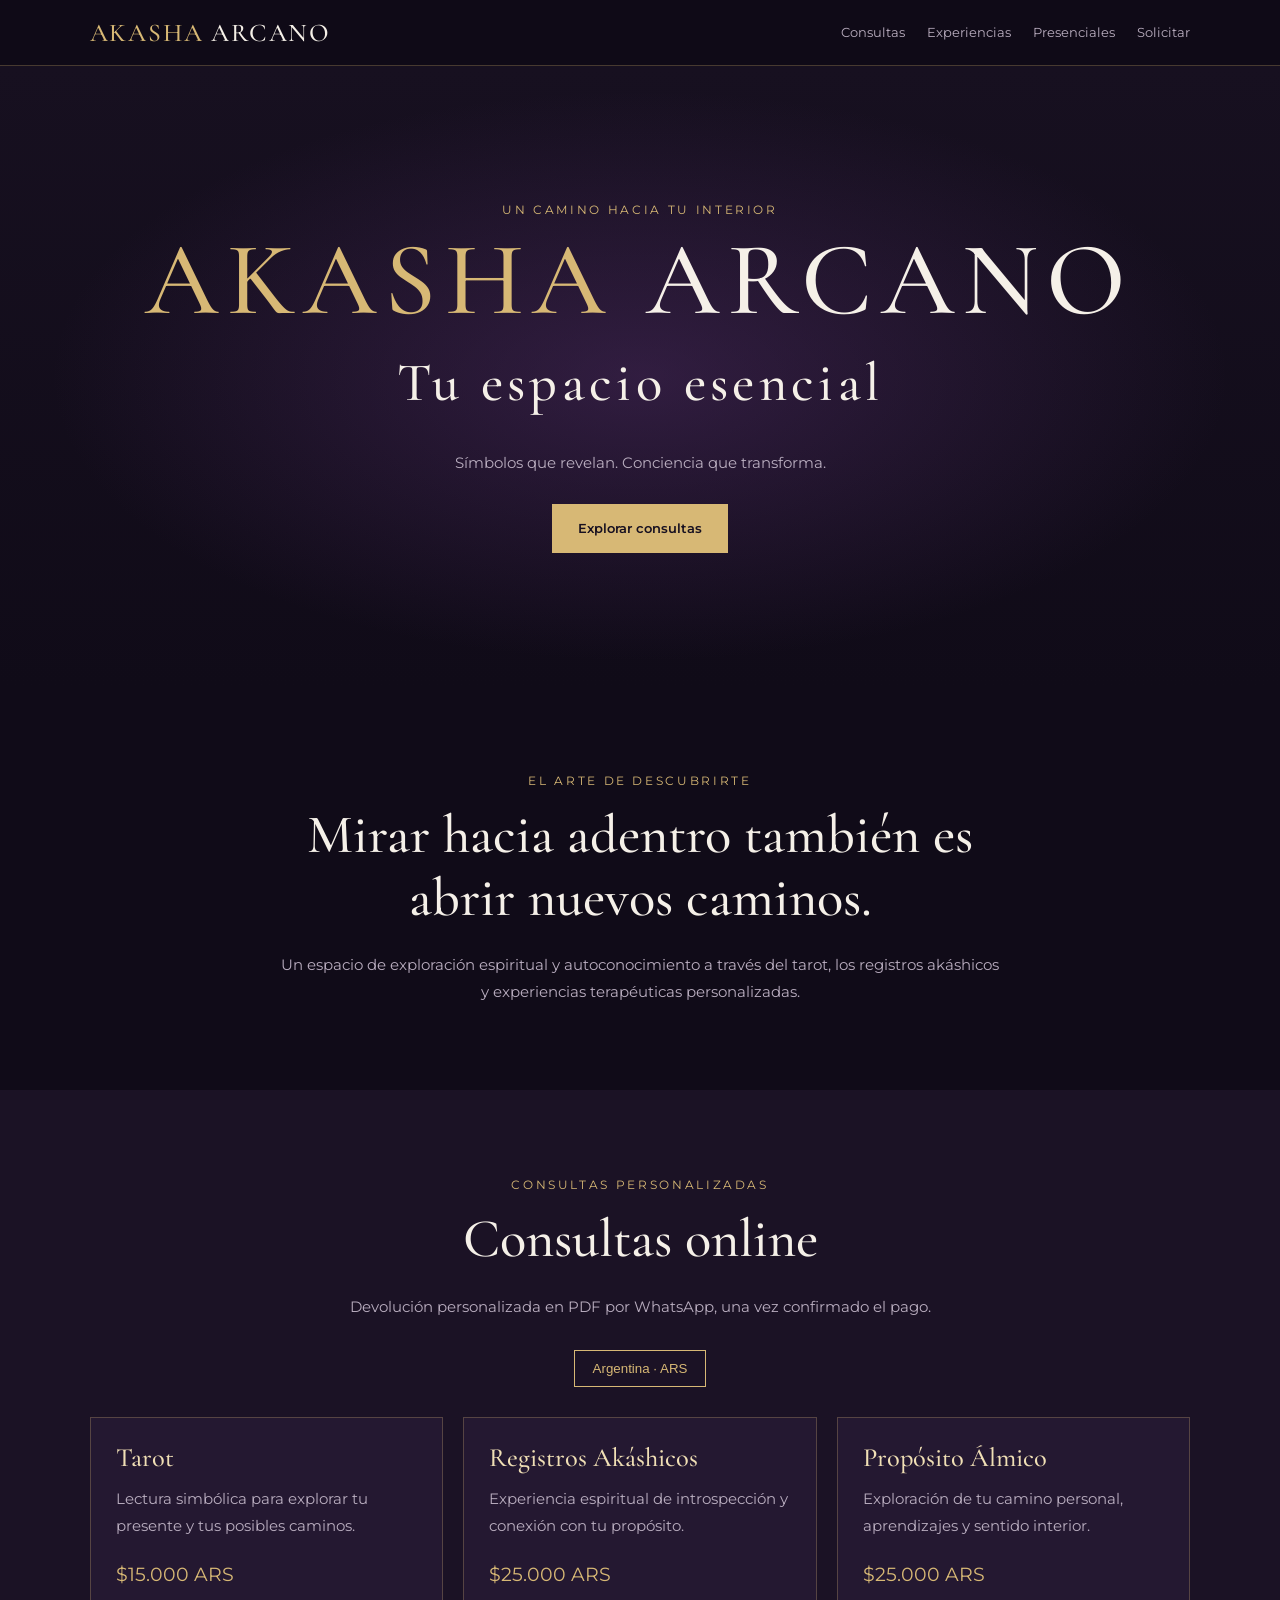
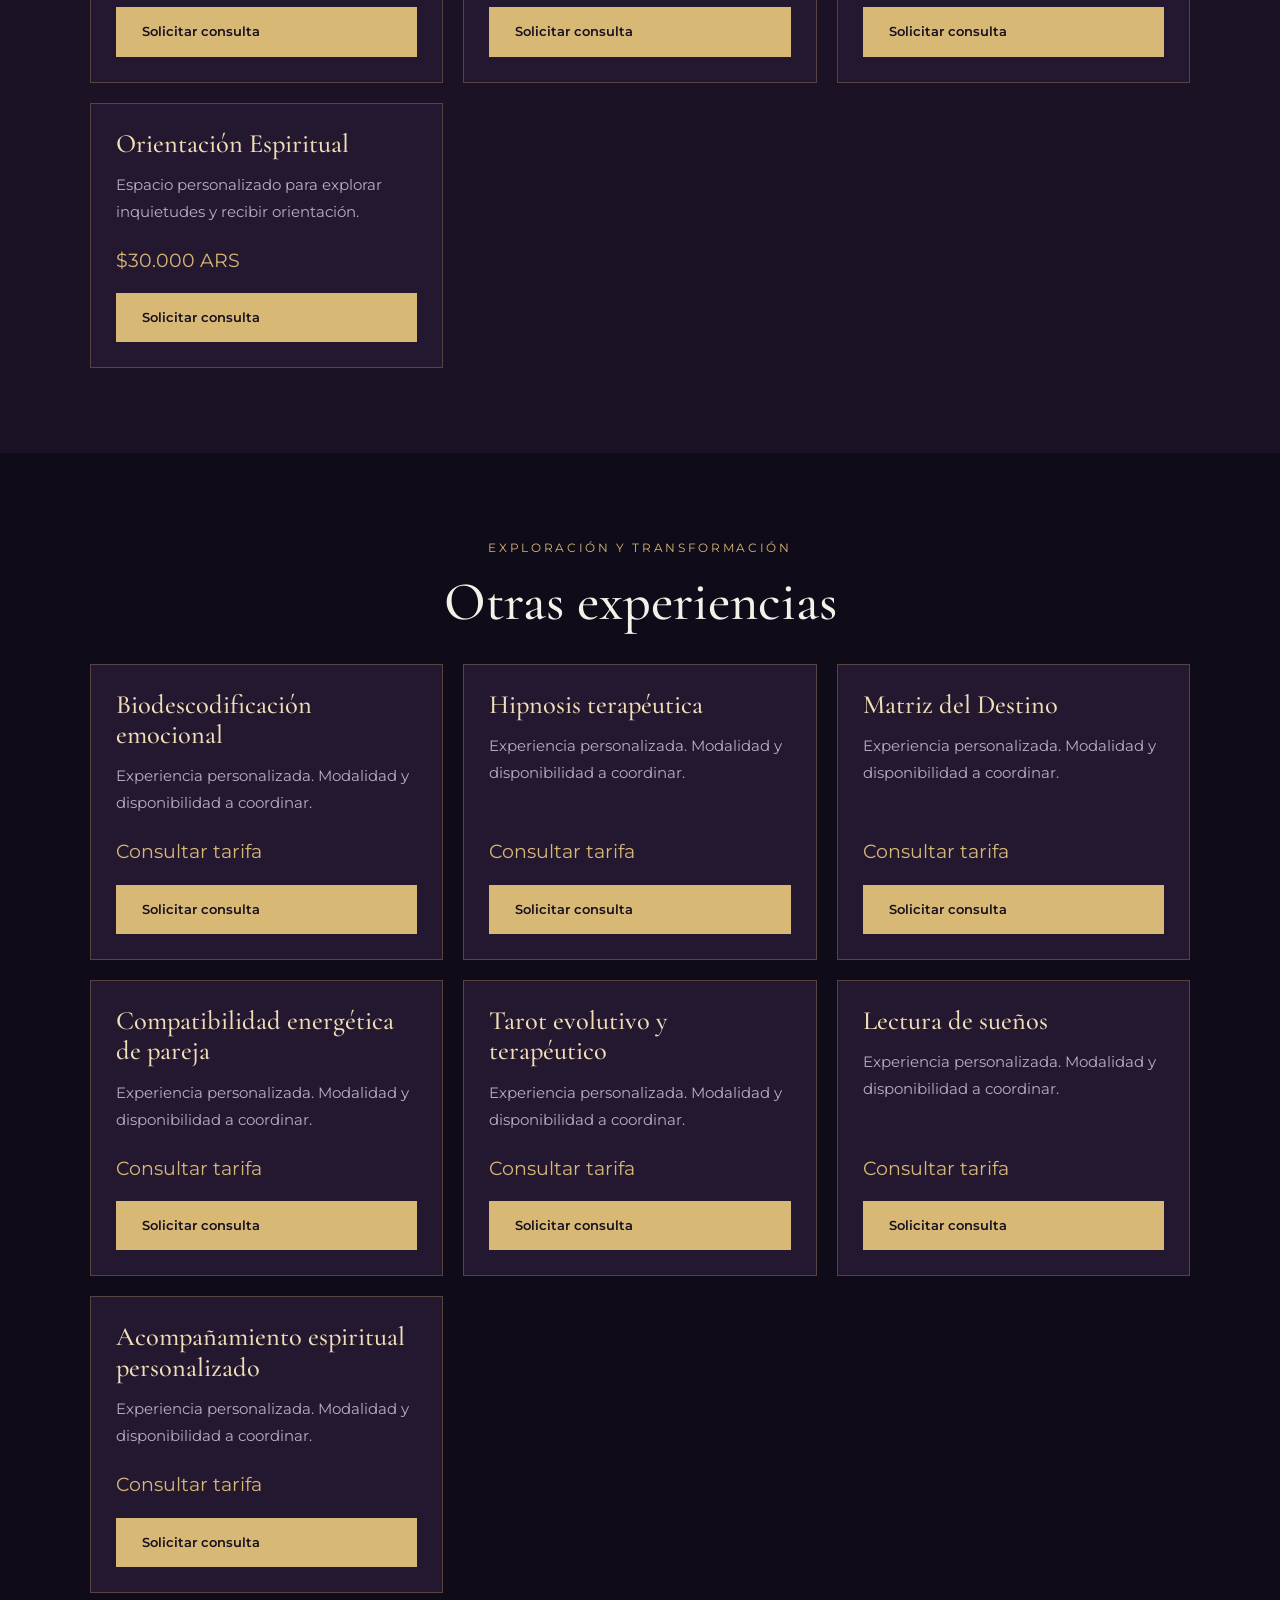
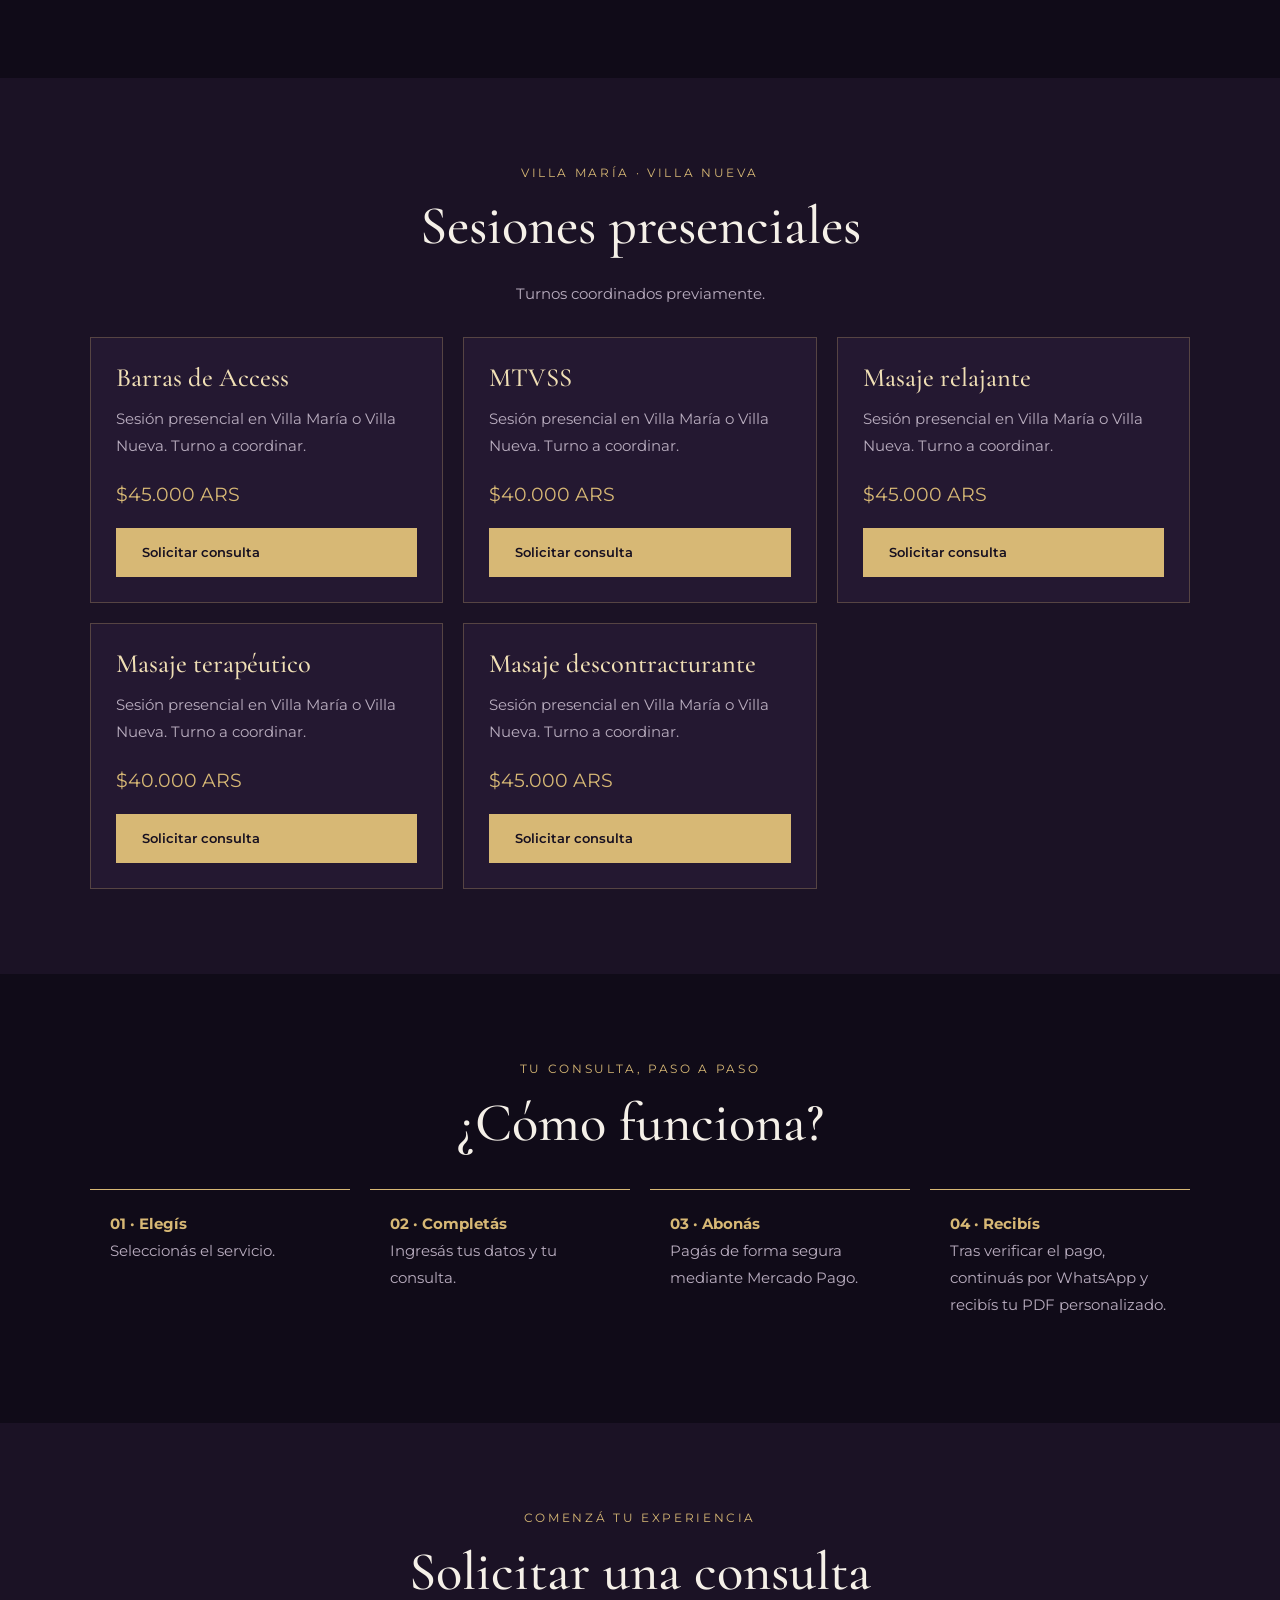
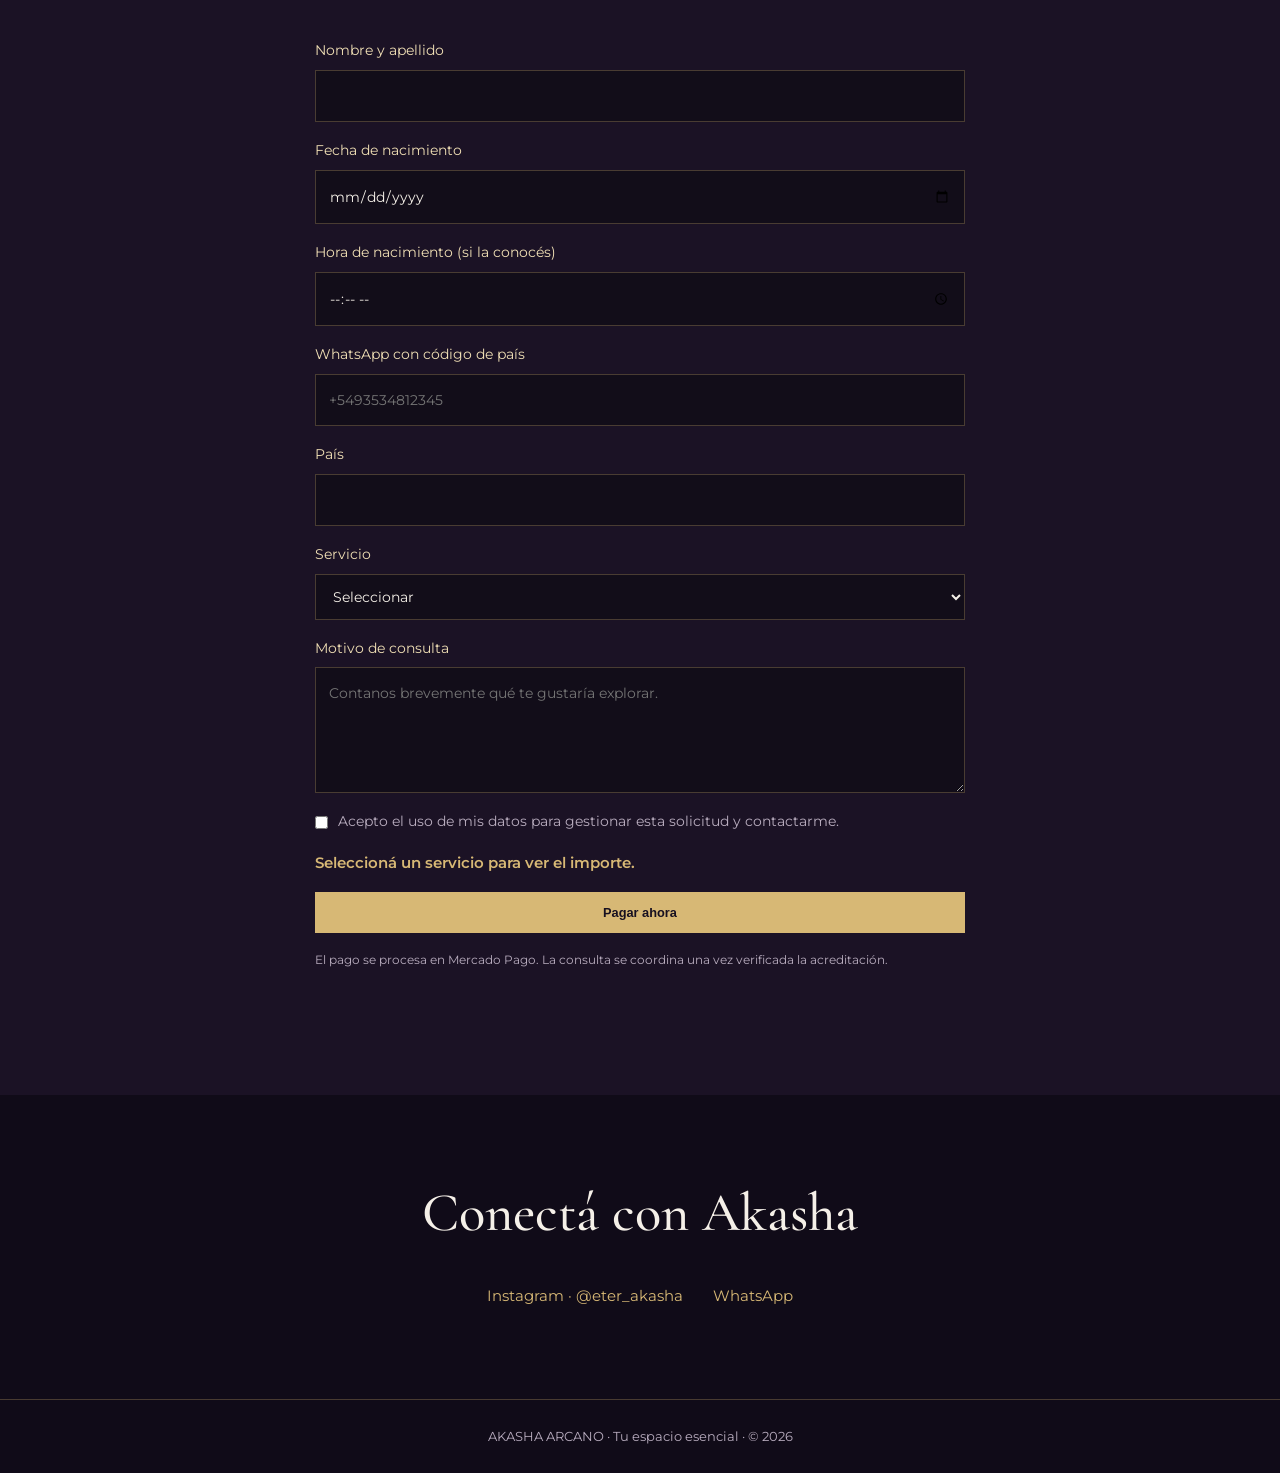
<file: index.html>
<!doctype html>
<html lang="es">
<head>
  <meta charset="utf-8">
  <meta name="viewport" content="width=device-width, initial-scale=1">
  <meta name="description" content="Akasha Arcano — Tu espacio esencial. Consultas y experiencias personalizadas.">
  <title>Akasha Arcano | Tu espacio esencial</title>
  <link rel="preconnect" href="https://fonts.googleapis.com">
  <link rel="preconnect" href="https://fonts.gstatic.com" crossorigin>
  <link href="https://fonts.googleapis.com/css2?family=Cormorant+Garamond:wght@400;500;600&family=Montserrat:wght@300;400;500;600&display=swap" rel="stylesheet">
  <link rel="stylesheet" href="/style.css">
</head>
<body>
<header class="header">
  <a class="logo" href="#inicio">AKASHA <span>ARCANO</span></a>
  <nav><a href="#consultas">Consultas</a><a href="#experiencias">Experiencias</a><a href="#presenciales">Presenciales</a><a href="#solicitud">Solicitar</a></nav>
</header>
<main>
  <section class="hero" id="inicio">
    <div class="eyebrow">UN CAMINO HACIA TU INTERIOR</div>
    <h1>AKASHA <span>ARCANO</span></h1>
    <h2>Tu espacio esencial</h2>
    <p>Símbolos que revelan. Conciencia que transforma.</p>
    <a class="button" href="#consultas">Explorar consultas</a>
  </section>
  <section class="intro">
    <div class="eyebrow">EL ARTE DE DESCUBRIRTE</div>
    <h2>Mirar hacia adentro también es abrir nuevos caminos.</h2>
    <p>Un espacio de exploración espiritual y autoconocimiento a través del tarot, los registros akáshicos y experiencias terapéuticas personalizadas.</p>
  </section>
  <section class="section dark" id="consultas">
    <div class="eyebrow">CONSULTAS PERSONALIZADAS</div><h2>Consultas online</h2>
    <p>Devolución personalizada en PDF por WhatsApp, una vez confirmado el pago.</p>
<div class="currency"><button type="button" class="active">Argentina · ARS</button></div>
    <div class="catalog" id="catalog"></div>
  </section>
  <section class="section" id="experiencias">
    <div class="eyebrow">EXPLORACIÓN Y TRANSFORMACIÓN</div><h2>Otras experiencias</h2><div class="catalog" id="extras"></div>
  </section>
  <section class="section dark" id="presenciales">
    <div class="eyebrow">VILLA MARÍA · VILLA NUEVA</div><h2>Sesiones presenciales</h2><p>Turnos coordinados previamente.</p><div class="catalog" id="onsite"></div>
  </section>
  <section class="section">
    <div class="eyebrow">TU CONSULTA, PASO A PASO</div><h2>¿Cómo funciona?</h2>
    <div class="steps"><article><b>01 · Elegís</b><p>Seleccionás el servicio.</p></article><article><b>02 · Completás</b><p>Ingresás tus datos y tu consulta.</p></article><article><b>03 · Abonás</b><p>Pagás de forma segura mediante Mercado Pago.</p></article><article><b>04 · Recibís</b><p>Tras verificar el pago, continuás por WhatsApp y recibís tu PDF personalizado.</p></article></div>
  </section>
  <section class="section dark" id="solicitud">
    <div class="eyebrow">COMENZÁ TU EXPERIENCIA</div><h2>Solicitar una consulta</h2>
    <form id="requestForm">
      <label>Nombre y apellido<input name="nombre" required maxlength="120" autocomplete="name"></label>
      <label>Fecha de nacimiento<input name="fecha" type="date" required></label>
      <label>Hora de nacimiento (si la conocés)<input name="hora" type="time"></label>
      <label>WhatsApp con código de país
<input name="telefono" type="tel" placeholder="+5493534812345" pattern="\+?[0-9]{8,15}" title="Ingresá tu teléfono con código de país, por ejemplo +5493534812345" required>
</label>
      <label>País<input name="pais" required autocomplete="country-name"></label>
      <label>Servicio<select id="serviceSelect" name="servicio" required><option value="">Seleccionar</option></select></label>
      <label>Motivo de consulta<textarea name="motivo" rows="4" maxlength="1500" placeholder="Contanos brevemente qué te gustaría explorar."></textarea></label>
      <label class="consent"><input type="checkbox" name="consentimiento" required> Acepto el uso de mis datos para gestionar esta solicitud y contactarme.</label>
      <p id="priceSummary" class="price-summary">Seleccioná un servicio para ver el importe.</p>
      <button class="button" type="submit" id="payButton">Pagar ahora</button>
      <p class="small-note">El pago se procesa en Mercado Pago. La consulta se coordina una vez verificada la acreditación.</p>
      <p id="formMessage" role="status" aria-live="polite"></p>
    </form>
  </section>
  <section class="contact"><h2>Conectá con Akasha</h2><a href="https://www.instagram.com/eter_akasha/" target="_blank" rel="noopener">Instagram · @eter_akasha</a><a href="https://wa.me/5493534811328" target="_blank" rel="noopener">WhatsApp</a></section>
</main>
<footer>AKASHA ARCANO · Tu espacio esencial · © 2026</footer>
<script src="/script.js" defer></script>
</body>
</html>
</file>
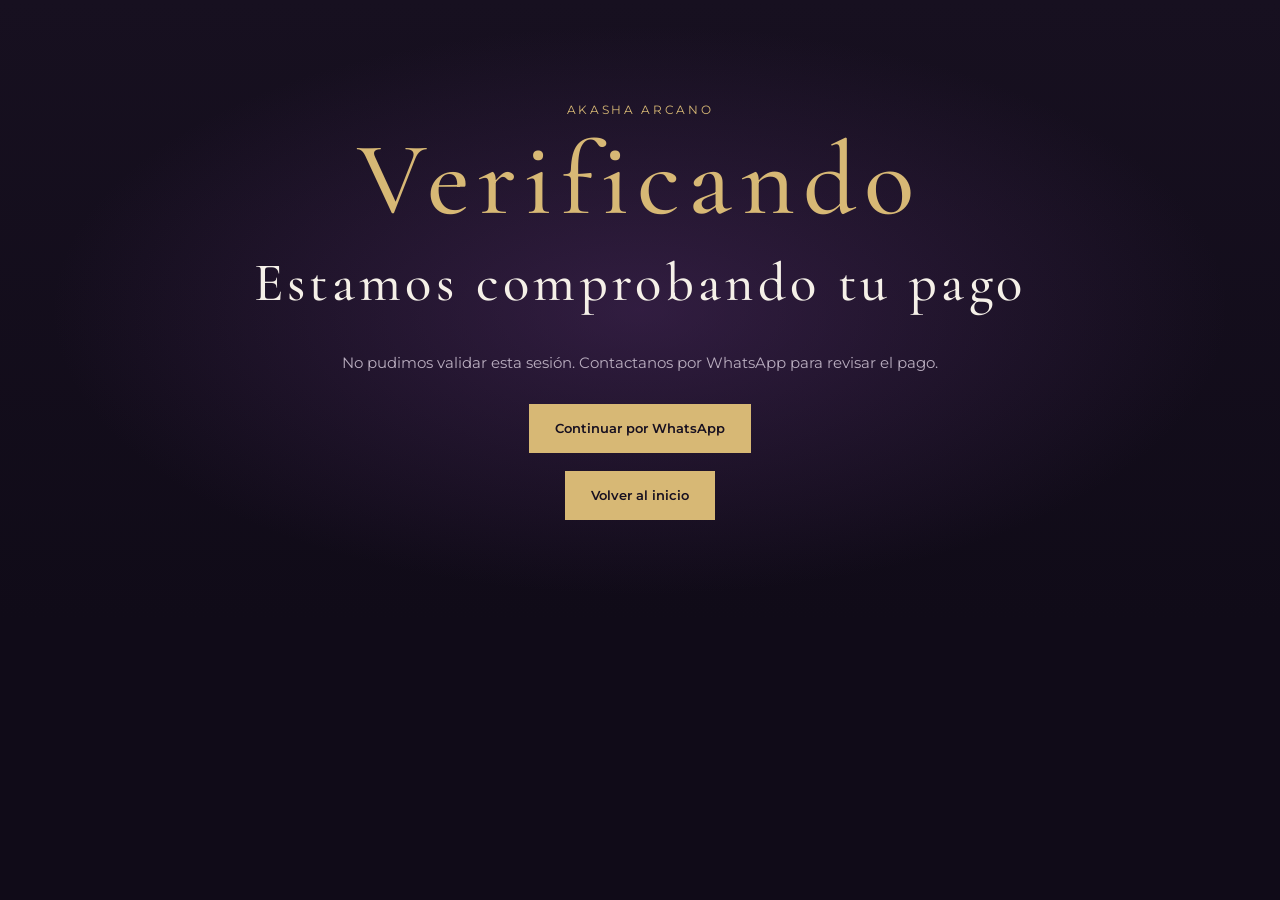
<file: pago-exitoso.html>
<!doctype html>
<html lang="es"><head><meta charset="utf-8"><meta name="viewport" content="width=device-width, initial-scale=1"><title>Verificando pago | Akasha Arcano</title><link rel="stylesheet" href="/style.css"></head>
<body><main class="hero"><div class="eyebrow">AKASHA ARCANO</div><h1>Verificando</h1><h2>Estamos comprobando tu pago</h2><p id="status">Esperá un instante. No cierres esta página.</p><a id="whatsapp" class="button" hidden target="_blank" rel="noopener">Continuar por WhatsApp</a><a class="button" href="/" style="margin-top:18px">Volver al inicio</a></main>
<script>
(async()=>{
 const status=document.getElementById("status"),link=document.getElementById("whatsapp");
 const params=new URLSearchParams(location.search);
 const paymentId=params.get("payment_id")||params.get("collection_id");
 const token=sessionStorage.getItem("akasha_payment_session");
 const customerRaw=sessionStorage.getItem("akasha_customer");
 if(!paymentId||!token||!customerRaw){status.textContent="No pudimos validar esta sesión. Contactanos por WhatsApp para revisar el pago.";return}
 try{
  const r=await fetch("/.netlify/functions/verify-payment",{method:"POST",headers:{"Content-Type":"application/json"},body:JSON.stringify({paymentId,sessionToken:token})});
  const data=await r.json();
  if(!r.ok||!data.approved){status.textContent="El pago todavía no figura aprobado. Si ya abonaste, esperá unos minutos y consultanos por WhatsApp.";return}
  const c=JSON.parse(customerRaw);
  const msg=["Hola, Akasha Arcano. Mi pago fue verificado como aprobado.", "",`Nombre: ${c.nombre}`,`Nacimiento: ${c.fecha} ${c.hora||""}`,`WhatsApp: ${c.telefono}`,`País: ${c.pais}`,`Servicio: ${c.servicio}`,`Motivo: ${c.motivo||"Sin especificar"}`,`Operación: ${paymentId}`].join("\n");
  link.href="https://wa.me/5493534811328?text="+encodeURIComponent(msg);
  link.hidden=false;status.textContent="¡Pago aprobado! Ya podés continuar por WhatsApp para coordinar tu consulta.";
 }catch(e){status.textContent="No pudimos verificar el pago en este momento. Contactanos por WhatsApp antes de volver a pagar."}
})();
</script></body></html>
</file>
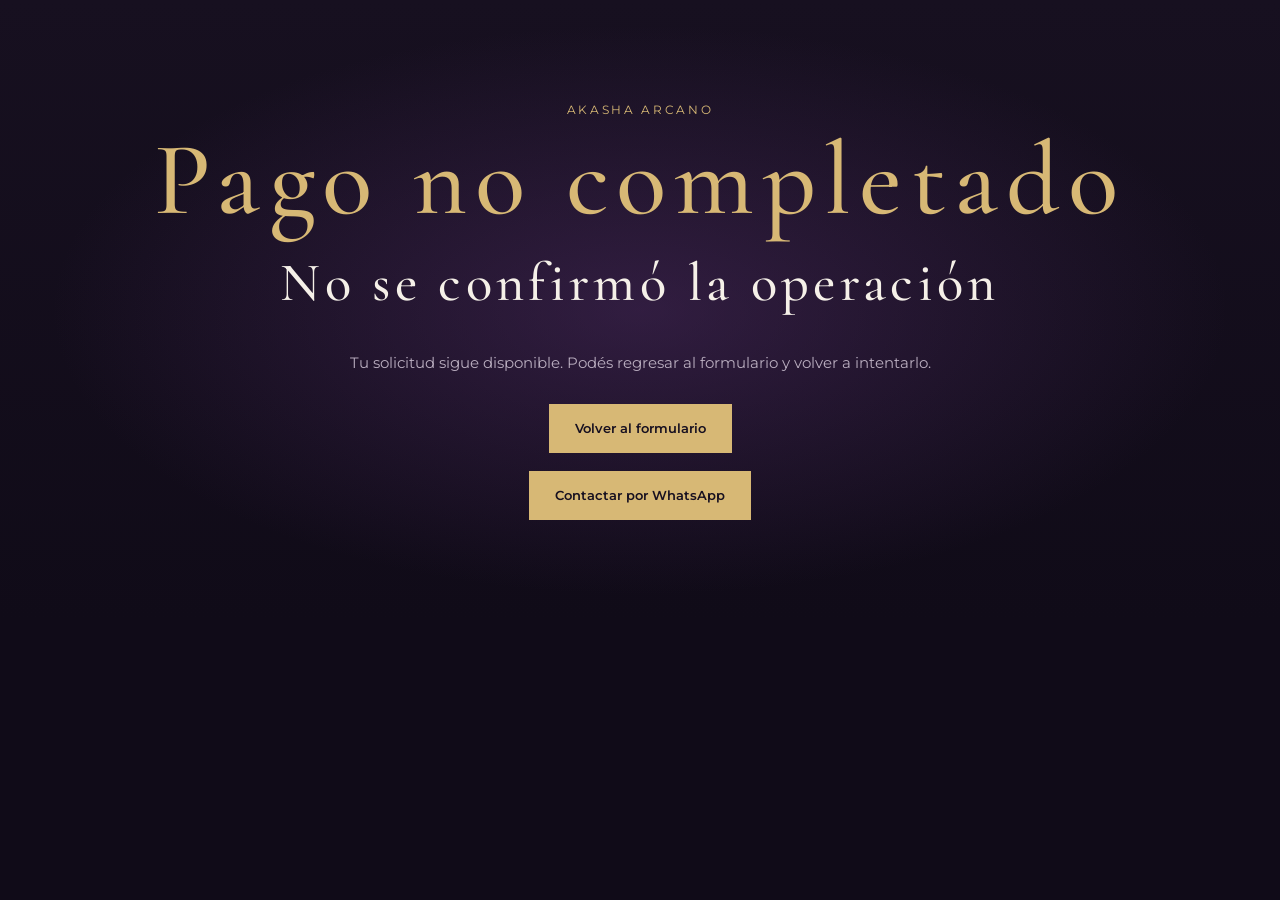
<file: pago-fallido.html>
<!doctype html>
<html lang="es">
<head>
<meta charset="utf-8">
<meta name="viewport" content="width=device-width, initial-scale=1">
<title>Pago no completado | Akasha Arcano</title>
<link rel="stylesheet" href="/style.css">
</head>
<body>
<main class="hero">
<div class="eyebrow">AKASHA ARCANO</div>
<h1>Pago no completado</h1>
<h2>No se confirmó la operación</h2>

<p>Tu solicitud sigue disponible. Podés regresar al formulario y volver a intentarlo.</p>

<a class="button" href="/#solicitud">Volver al formulario</a>

<a href="https://wa.me/5493534811328"
class="button" style="margin-top:18px">
Contactar por WhatsApp
</a>
</main>
</body>
</html>
</file>
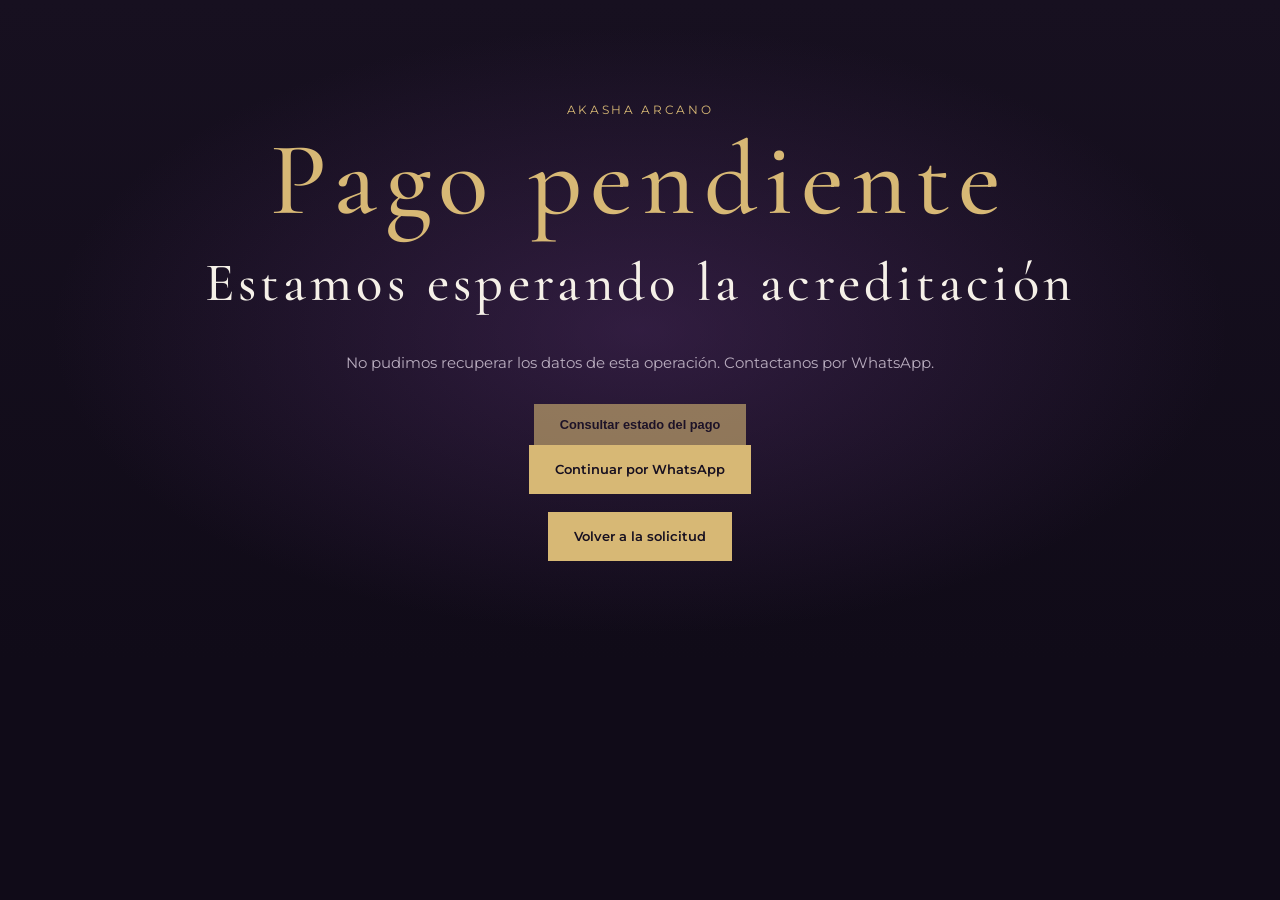
<file: pago-pendiente.html>
<!doctype html>
<html lang="es">
<head>
<meta charset="utf-8">
<meta name="viewport" content="width=device-width, initial-scale=1">
<title>Pago pendiente | Akasha Arcano</title>
<link rel="stylesheet" href="/style.css">
</head>
<body>
<main class="hero">
<div class="eyebrow">AKASHA ARCANO</div>
<h1>Pago pendiente</h1>
<h2 id="title">Estamos esperando la acreditación</h2>
<p id="status">Podés consultar nuevamente el estado de tu pago.</p>

<button id="check" class="button" type="button">
Consultar estado del pago
</button>

<a id="whatsapp" class="button" hidden target="_blank" rel="noopener">
Continuar por WhatsApp
</a>

<a id="retry" class="button" href="/#solicitud" style="margin-top:18px">
Volver a la solicitud
</a>
</main>

<script>
(async()=>{
const status=document.getElementById("status");
const title=document.getElementById("title");
const check=document.getElementById("check");
const whatsapp=document.getElementById("whatsapp");
const params=new URLSearchParams(location.search);
const paymentId=params.get("payment_id")||params.get("collection_id");
const token=sessionStorage.getItem("akasha_payment_session");
const customerRaw=sessionStorage.getItem("akasha_customer");

async function verify(){
if(!paymentId||!token||!customerRaw){
status.textContent="No pudimos recuperar los datos de esta operación. Contactanos por WhatsApp.";
check.disabled=true;
return;
}

check.disabled=true;
check.textContent="Consultando...";

try{
const r=await fetch("/.netlify/functions/verify-payment",{
method:"POST",
headers:{"Content-Type":"application/json"},
body:JSON.stringify({paymentId,sessionToken:token})
});

const data=await r.json();

if(!r.ok){
throw new Error(data.error||"No se pudo consultar el pago.");
}

if(data.approved){
const c=JSON.parse(customerRaw);
const msg=[
"Hola, Akasha Arcano. Mi pago fue verificado como aprobado.",
"",
`Nombre: ${c.nombre}`,
`Nacimiento: ${c.fecha} ${c.hora||""}`,
`WhatsApp: ${c.telefono}`,
`País: ${c.pais}`,
`Servicio: ${c.servicio}`,
`Motivo: ${c.motivo||"Sin especificar"}`,
`Operación: ${paymentId}`
].join("\n");

whatsapp.href="https://wa.me/5493534811328?text="+encodeURIComponent(msg);
whatsapp.hidden=false;
title.textContent="¡Pago aprobado!";
status.textContent="Mercado Pago confirmó tu pago. Ya podés continuar por WhatsApp.";
check.hidden=true;
return;
}

if(["rejected","cancelled","refunded","charged_back"].includes(data.status)){
title.textContent="Pago no aprobado";
status.textContent="La operación no fue aprobada. Podés volver al formulario e intentarlo nuevamente.";
check.hidden=true;
return;
}

title.textContent="Pago todavía pendiente";
status.textContent="Mercado Pago todavía no confirmó la acreditación. Podés volver a consultar en unos minutos.";
}catch(e){
status.textContent="No pudimos consultar el estado en este momento. Intentá nuevamente.";
}

check.disabled=false;
check.textContent="Consultar estado del pago";
}

check.addEventListener("click",verify);
await verify();
})();
</script>
</body>
</html>
</file>
<file: style.css>
@import url('https://fonts.googleapis.com/css2?family=Cormorant+Garamond:wght@400;500;600&family=Montserrat:wght@300;400;500;600&display=swap');
:root{--bg:#100b18;--panel:#1b1225;--card:#241831;--gold:#d7b875;--pale:#f0dfb5;--white:#f5f0e8;--muted:#b9adbf;--line:rgba(215,184,117,.28)}
*{box-sizing:border-box;margin:0;padding:0}
html{scroll-behavior:smooth;scroll-padding-top:90px}
body{background:var(--bg);color:var(--white);font:15px/1.8 Montserrat,sans-serif}
h1,h2,h3,.logo{font-family:'Cormorant Garamond',serif;font-weight:500;line-height:1.15}
h1{font-size:clamp(3rem,9vw,6.5rem);letter-spacing:.08em;color:var(--gold)}
h1 span,.logo span{color:var(--white)}
h2{font-size:clamp(2rem,5vw,3.4rem);margin:12px 0 22px}
p{color:var(--muted)}
a{color:inherit;text-decoration:none}
.header{position:sticky;top:0;z-index:5;background:#100b18f2;border-bottom:1px solid var(--line);padding:18px 7%;display:flex;justify-content:space-between;align-items:center;gap:20px}
.logo{font-size:1.6rem;color:var(--gold);letter-spacing:.07em}
nav{display:flex;gap:22px;flex-wrap:wrap}
nav a{font-size:.8rem;color:var(--muted)}
nav a:hover,.contact a:hover{color:var(--gold)}
.hero{min-height:620px;padding:100px 20px;display:flex;flex-direction:column;align-items:center;justify-content:center;text-align:center;background:radial-gradient(ellipse at center,rgba(94,52,119,.4),transparent 65%),linear-gradient(#171020,#100b18)}
.hero h2{letter-spacing:.08em}
.hero p{margin:12px 0 28px}
.eyebrow{color:var(--gold);font-size:.72rem;letter-spacing:.23em;text-transform:uppercase}
.button{display:inline-block;background:var(--gold);color:#171020;border:1px solid var(--gold);padding:12px 25px;font-size:.8rem;font-weight:600;cursor:pointer}
.button:hover{background:transparent;color:var(--gold)}
.button:disabled{opacity:.6;cursor:wait}
.section,.intro{padding:85px 7%;text-align:center}
.intro{max-width:950px;margin:auto}
.intro p:last-child{max-width:720px;margin:auto}
.dark{background:var(--panel)}
.currency{display:flex;justify-content:center;gap:10px;margin:30px;flex-wrap:wrap}
.currency button{background:transparent;border:1px solid var(--line);color:var(--muted);padding:10px 18px;cursor:pointer}
.currency button.active{border-color:var(--gold);color:var(--gold)}
.catalog{max-width:1150px;margin:30px auto 0;display:grid;grid-template-columns:repeat(3,minmax(0,1fr));gap:20px;text-align:left}
.service-card{background:var(--card);border:1px solid var(--line);padding:25px;display:flex;flex-direction:column;min-height:250px}
.service-card h3{font-size:1.65rem;color:var(--pale);margin-bottom:12px}
.service-card p{flex:1;margin-bottom:18px}
.price{color:var(--gold);font-size:1.2rem;margin-bottom:16px}
.steps{max-width:1100px;margin:35px auto 0;display:grid;grid-template-columns:repeat(4,1fr);gap:20px;text-align:left}
.steps article{padding:20px;border-top:1px solid var(--gold)}
.steps b{color:var(--gold)}
form{max-width:650px;margin:35px auto 0;text-align:left;display:grid;gap:16px}
form label{display:grid;gap:7px;color:var(--pale);font-size:.85rem}
form input,form select,form textarea{width:100%;padding:13px;background:#120d19;color:var(--white);border:1px solid var(--line);font:inherit}
form select option{background:#120d19}
form .consent{display:flex;align-items:flex-start;gap:10px;color:var(--muted)}
form .consent input{width:auto;margin-top:7px}
form button{width:100%}
.price-summary{color:var(--gold);font-weight:600}
.small-note{font-size:.78rem}
#formMessage{min-height:1.5em}
.contact{text-align:center;padding:75px 20px}
.contact a{display:inline-block;color:var(--gold);margin:15px}
footer{text-align:center;padding:25px;border-top:1px solid var(--line);color:var(--muted);font-size:.8rem}
@media(max-width:850px){.catalog{grid-template-columns:repeat(2,1fr)}.steps{grid-template-columns:repeat(2,1fr)}.header{flex-direction:column}}
@media(max-width:560px){.catalog,.steps{grid-template-columns:1fr}.section,.intro{padding:65px 20px}.hero{min-height:520px}nav{justify-content:center;gap:12px}nav a{font-size:.72rem}}
</file>
